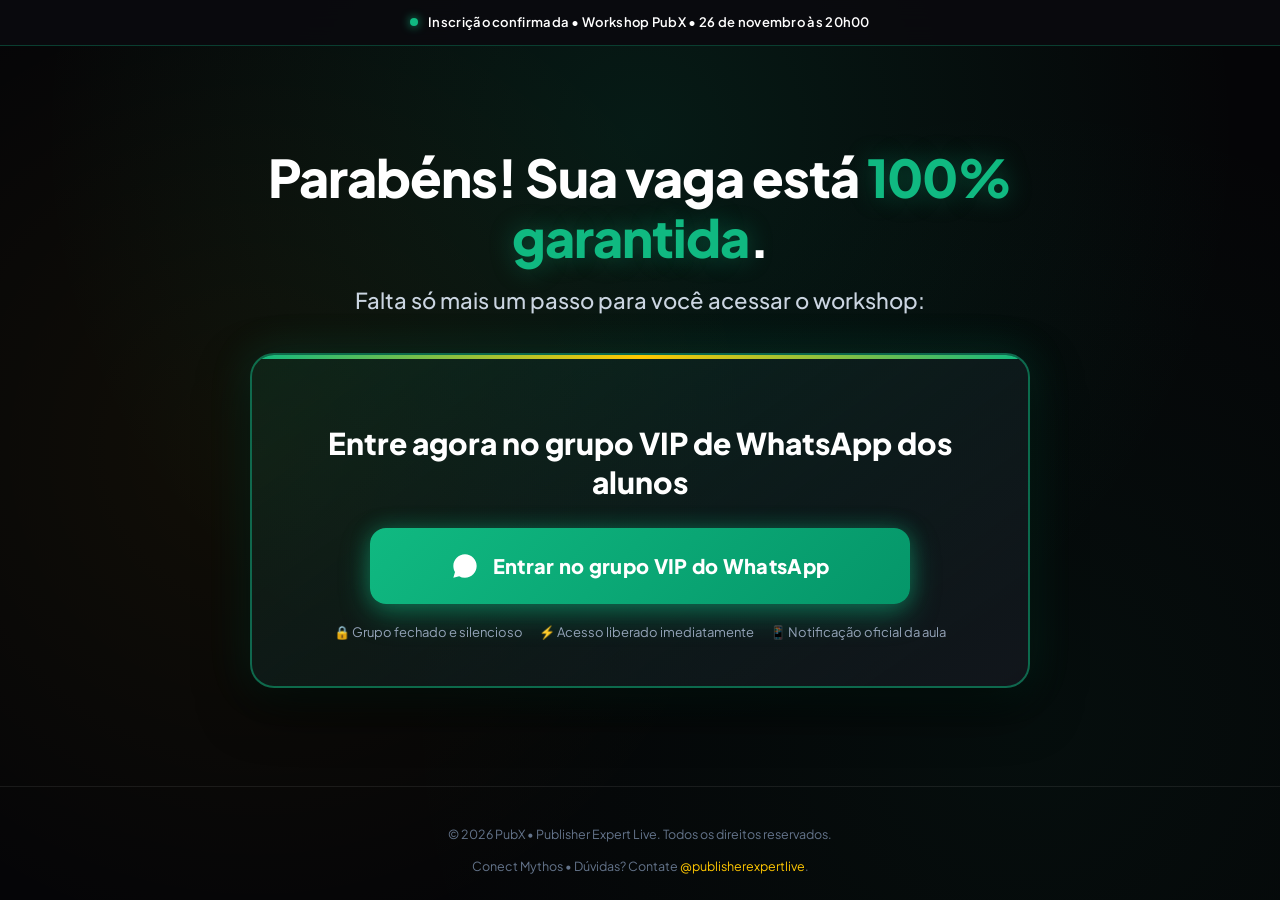
<file: obrigado.html>
<!DOCTYPE html>
<html lang="pt-BR">
<head>
  <meta charset="UTF-8">
  <meta name="viewport" content="width=device-width, initial-scale=1.0">
  <title>Inscrição confirmada • Workshop PubX</title>
  <link rel="preconnect" href="https://fonts.googleapis.com">
  <link rel="preconnect" href="https://fonts.gstatic.com" crossorigin>
  <link href="https://fonts.googleapis.com/css2?family=Plus+Jakarta+Sans:wght@300;400;500;600;700;800;900&family=JetBrains+Mono:wght@400;600;700&display=swap" rel="stylesheet">
  <style>
    /* IMPORT DE FONTES GOOGLE */
    @import url('https://fonts.googleapis.com/css2?family=Plus+Jakarta+Sans:wght@300;400;500;600;700;800;900&family=JetBrains+Mono:wght@400;600;700&display=swap');

    /* ==========================================================================
       RESET AGRESSIVO PARA TEMA ASTRA / GF PÁGINA LIMPA / ELEMENTOR / WORDPRESS
       ========================================================================== */
    html,
    body,
    html:has(#pubx-obrigado-root),
    body:has(#pubx-obrigado-root),
    body.gf-pagina-limpa,
    body.ast-plain-container,
    #gf-pagina-limpa-conteudo,
    .site,
    #page,
    .elementor,
    .elementor-section-wrap,
    .elementor-section,
    .elementor-column-gap-default,
    .elementor-widget-wrap,
    .ast-container {
      background-color: #050507 !important;
      background: #050507 !important;
      color: #CBD5E1 !important;
      margin: 0 !important;
      padding: 0 !important;
      width: 100% !important;
      max-width: 100% !important;
      box-sizing: border-box !important;
    }

    /* Container Raiz Encapsulado do PubX */
    #pubx-obrigado-root {
      width: 100% !important;
      margin: 0 !important;
      padding: 0 !important;
      display: block !important;
      position: relative !important;
    }

    /* DIV INTERNA IMUNE */
    #pubx-obrigado-root .pubx-bg {
      --bg-base: #050507;
      --bg-surface: #0E0E14;
      --bg-card: rgba(18, 18, 26, 0.75);
      --bg-card-hover: rgba(28, 28, 40, 0.85);
      --gold: #FFC700;
      --gold-hover: #FFD533;
      --gold-glow: rgba(255, 199, 0, 0.28);
      --border-subtle: rgba(255, 255, 255, 0.08);
      --border-gold: rgba(255, 199, 0, 0.35);
      --text-pure: #FFFFFF;
      --text-body: #CBD5E1;
      --text-muted: #94A3B8;
      --text-dim: #64748B;
      --green: #10B981;
      --green-hover: #059669;
      --green-glow: rgba(16, 185, 129, 0.35);
      --green-subtle: rgba(16, 185, 129, 0.12);

      background-color: #050507 !important;
      background-image: 
        radial-gradient(circle at 50% 15%, rgba(16, 185, 129, 0.12) 0%, transparent 60%),
        radial-gradient(circle at 20% 50%, rgba(255, 199, 0, 0.05) 0%, transparent 45%),
        radial-gradient(circle at 80% 80%, rgba(16, 185, 129, 0.05) 0%, transparent 50%) !important;
      background-attachment: fixed !important;
      color: #CBD5E1 !important;
      font-family: 'Plus Jakarta Sans', -apple-system, BlinkMacSystemFont, "Segoe UI", Roboto, sans-serif !important;
      line-height: 1.6 !important;
      -webkit-font-smoothing: antialiased !important;
      min-height: 100vh !important;
      width: 100% !important;
      margin: 0 !important;
      padding: 0 !important;
      position: relative !important;
      overflow-x: clip !important;
      display: flex;
      flex-direction: column;
      justify-content: space-between;
    }

    #pubx-obrigado-root *,
    #pubx-obrigado-root *::before,
    #pubx-obrigado-root *::after {
      box-sizing: border-box !important;
      font-family: inherit;
    }

    #pubx-obrigado-root a {
      text-decoration: none !important;
    }

    #pubx-obrigado-root p {
      margin-bottom: 0;
    }

    /* BARRA FIXA DE STATUS NO TOPO */
    #pubx-obrigado-root .top-bar {
      position: sticky;
      top: 0;
      z-index: 1000;
      background: rgba(10, 10, 14, 0.94);
      backdrop-filter: blur(12px);
      -webkit-backdrop-filter: blur(12px);
      border-bottom: 1px solid rgba(16, 185, 129, 0.3);
      padding: 12px 16px;
      display: flex;
      justify-content: center;
      align-items: center;
      gap: 10px;
      font-size: 13px;
      font-weight: 600;
      color: var(--text-pure);
      letter-spacing: 0.3px;
    }

    #pubx-obrigado-root .pulse-dot-green {
      width: 8px;
      height: 8px;
      background-color: var(--green);
      border-radius: 50%;
      box-shadow: 0 0 10px var(--green);
      animation: pubxGreenPulse 1.6s infinite;
    }

    @keyframes pubxGreenPulse {
      0%, 100% { opacity: 1; transform: scale(1); }
      50% { opacity: 0.35; transform: scale(1.35); }
    }

    #pubx-obrigado-root .container {
      max-width: 820px;
      margin: 0 auto;
      padding: 60px 20px 60px;
      text-align: center;
      flex: 1;
      display: flex;
      flex-direction: column;
      justify-content: center;
      align-items: center;
    }

    /* HERO SIMPLES E DIRETO */
    #pubx-obrigado-root .hero-title {
      font-size: clamp(32px, 5vw, 52px);
      font-weight: 900;
      color: var(--text-pure);
      line-height: 1.15;
      letter-spacing: -1px;
      margin-bottom: 16px;
      max-width: 760px;
    }

    #pubx-obrigado-root .hero-title span.highlight-green {
      color: var(--green);
      text-shadow: 0 0 25px var(--green-glow);
    }

    #pubx-obrigado-root .hero-subtitle {
      font-size: clamp(17px, 2.4vw, 22px);
      color: var(--text-body);
      max-width: 640px;
      margin: 0 auto 36px;
      line-height: 1.5;
      font-weight: 500;
    }

    /* CARD CENTRAL DO WHATSAPP */
    #pubx-obrigado-root .whatsapp-action-card {
      width: 100%;
      background: linear-gradient(145deg, rgba(16, 185, 129, 0.1) 0%, rgba(18, 22, 28, 0.95) 100%);
      border: 2px solid rgba(16, 185, 129, 0.5);
      border-radius: 24px;
      padding: 44px 32px;
      margin-bottom: 30px;
      text-align: center;
      position: relative;
      overflow: hidden;
      box-shadow: 0 20px 50px rgba(0, 0, 0, 0.7), 0 0 40px rgba(16, 185, 129, 0.2);
    }

    #pubx-obrigado-root .whatsapp-action-card::before {
      content: '';
      position: absolute;
      top: 0;
      left: 0;
      width: 100%;
      height: 4px;
      background: linear-gradient(90deg, #10B981, #FFC700, #10B981);
    }

    #pubx-obrigado-root .wa-card-title {
      font-size: clamp(22px, 3.4vw, 30px);
      font-weight: 800;
      color: var(--text-pure);
      margin-bottom: 26px;
      line-height: 1.3;
    }

    /* BOTÃO DO WHATSAPP PULSANTE */
    #pubx-obrigado-root .btn-whatsapp {
      display: inline-flex;
      align-items: center;
      justify-content: center;
      gap: 14px;
      background: linear-gradient(135deg, #10B981 0%, #059669 100%) !important;
      color: #FFFFFF !important;
      font-size: clamp(17px, 2.2vw, 20px);
      font-weight: 800;
      text-decoration: none !important;
      padding: 22px 38px;
      border-radius: 16px;
      box-shadow: 0 10px 30px rgba(16, 185, 129, 0.4), 0 0 20px rgba(16, 185, 129, 0.3);
      transition: all 0.25s ease;
      cursor: pointer;
      letter-spacing: 0.3px;
      width: 100%;
      max-width: 540px;
      animation: btnPulse 2s infinite;
    }

    @keyframes btnPulse {
      0%, 100% { box-shadow: 0 10px 30px rgba(16, 185, 129, 0.4), 0 0 20px rgba(16, 185, 129, 0.3); }
      50% { box-shadow: 0 12px 40px rgba(16, 185, 129, 0.65), 0 0 35px rgba(16, 185, 129, 0.5); transform: translateY(-1px); }
    }

    #pubx-obrigado-root .btn-whatsapp:hover {
      transform: translateY(-2px);
      background: linear-gradient(135deg, #34D399 0%, #059669 100%) !important;
    }

    #pubx-obrigado-root .btn-whatsapp svg {
      width: 28px;
      height: 28px;
      fill: currentColor;
      flex-shrink: 0;
    }

    #pubx-obrigado-root .wa-subtext {
      margin-top: 18px;
      font-size: 13px;
      color: var(--text-muted);
      display: flex;
      align-items: center;
      justify-content: center;
      gap: 16px;
      flex-wrap: wrap;
    }

    /* FOOTER */
    #pubx-obrigado-root .footer {
      border-top: 1px solid var(--border-subtle);
      padding: 24px 20px;
      text-align: center;
      font-size: 12.5px;
      color: var(--text-dim);
    }

    #pubx-obrigado-root .footer a {
      color: var(--gold) !important;
    }

    @media (max-width: 768px) {
      #pubx-obrigado-root .container { padding: 40px 16px; }
      #pubx-obrigado-root .whatsapp-action-card { padding: 32px 18px; border-radius: 18px; }
      #pubx-obrigado-root .btn-whatsapp { padding: 18px 20px; font-size: 16px; }
    }
  </style>
</head>
<body class="pubx-dark-body">

  <!-- WRAPPER RAIZ BLINDADO PARA WORDPRESS / ELEMENTOR -->
  <div id="pubx-obrigado-root">
    <div class="pubx-bg">

      <!-- TOP BAR -->
      <div class="top-bar">
        <div class="pulse-dot-green"></div>
        <span>Inscrição confirmada • Workshop PubX • 26 de novembro às 20h00</span>
      </div>

      <main class="container">

        <!-- HERO -->
        <h1 class="hero-title">
          Parabéns! Sua vaga está <span class="highlight-green">100% garantida</span>.
        </h1>

        <p class="hero-subtitle">
          Falta só mais um passo para você acessar o workshop:
        </p>

        <!-- CARD DO WHATSAPP -->
        <div class="whatsapp-action-card">
          <h2 class="wa-card-title">
            Entre agora no grupo VIP de WhatsApp dos alunos
          </h2>

          <a href="https://chat.whatsapp.com/Hl0L1GpMUV13vMsfrj6wOC" target="_blank" class="btn-whatsapp">
            <svg viewBox="0 0 24 24"><path d="M12.031 6.172c-3.181 0-5.767 2.586-5.768 5.766-.001 1.298.38 2.27 1.019 3.287l-.711 2.598 2.669-.699c.969.586 1.761.884 2.791.885h.002c3.18 0 5.767-2.587 5.768-5.766.001-3.18-2.585-5.771-5.77-5.771zm3.392 8.244c-.144.405-.837.774-1.17.824-.312.045-.698.086-2.008-.456-1.554-.643-2.537-2.228-2.613-2.332-.075-.104-.622-.828-.622-1.579 0-.751.393-1.12.532-1.272.14-.153.305-.192.407-.192.102 0 .204.001.294.005.094.004.22-.036.344.262.129.309.439 1.071.477 1.15.038.079.063.172.012.274-.051.103-.077.168-.153.256-.076.088-.161.196-.23.264-.078.077-.16.16-.068.318.092.158.409.675.877 1.092.602.536 1.11.702 1.268.78.158.078.251.068.344-.039.094-.107.404-.471.512-.632.108-.161.216-.134.364-.08.148.054.939.442 1.101.523.162.081.27.121.31.189.04.068.04.394-.104.799zM12 2C6.477 2 2 6.477 2 12c0 1.891.524 3.66 1.434 5.176L2 22l4.981-1.306A9.957 9.957 0 0012 22c5.523 0 10-4.477 10-10S17.523 2 12 2z"/></svg>
            Entrar no grupo VIP do WhatsApp
          </a>

          <div class="wa-subtext">
            <span>🔒 Grupo fechado e silencioso</span>
            <span>⚡ Acesso liberado imediatamente</span>
            <span>📱 Notificação oficial da aula</span>
          </div>
        </div>

      </main>

      <!-- FOOTER -->
      <footer class="footer">
        <p>© 2026 PubX • Publisher Expert Live. Todos os direitos reservados.</p>
        <p>Conect Mythos • Dúvidas? Contate <a href="https://instagram.com/publisherexpertlive" target="_blank">@publisherexpertlive</a>.</p>
      </footer>

    </div>
  </div>

</body>
</html>
</file>
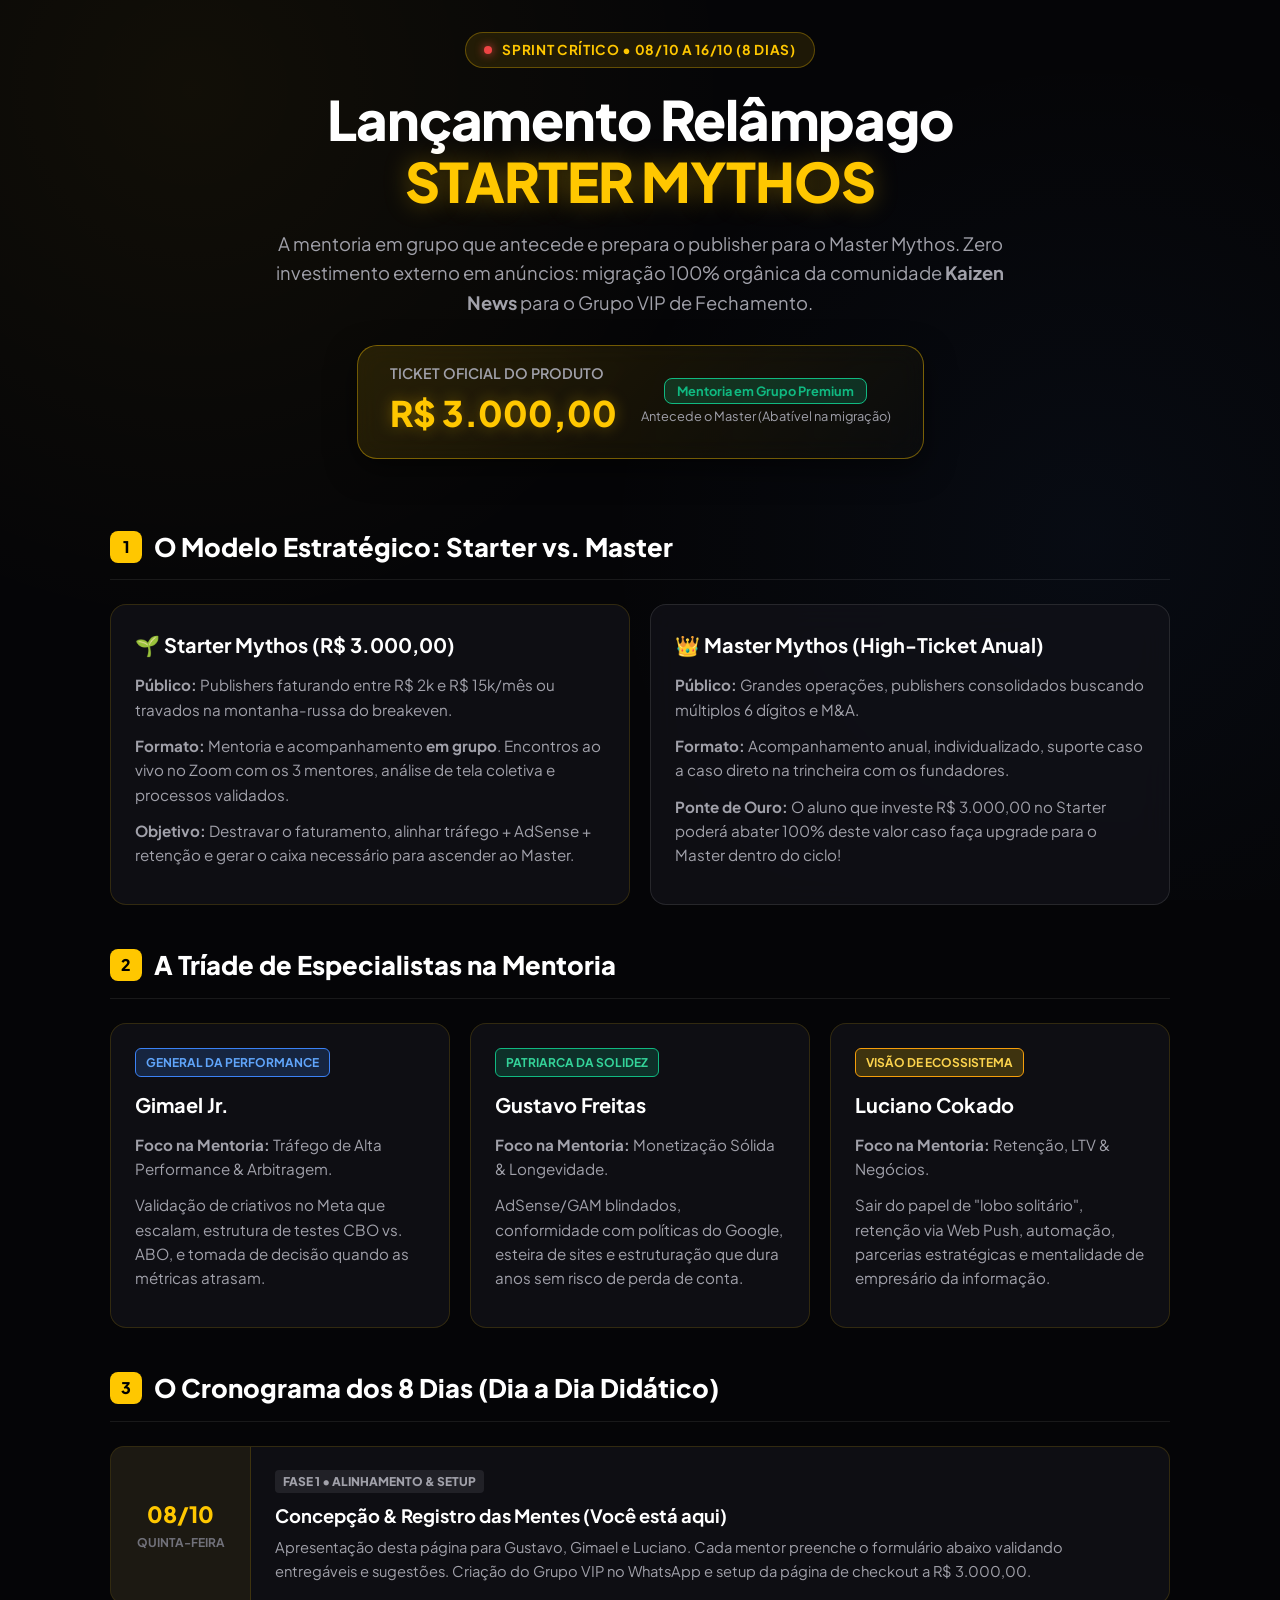
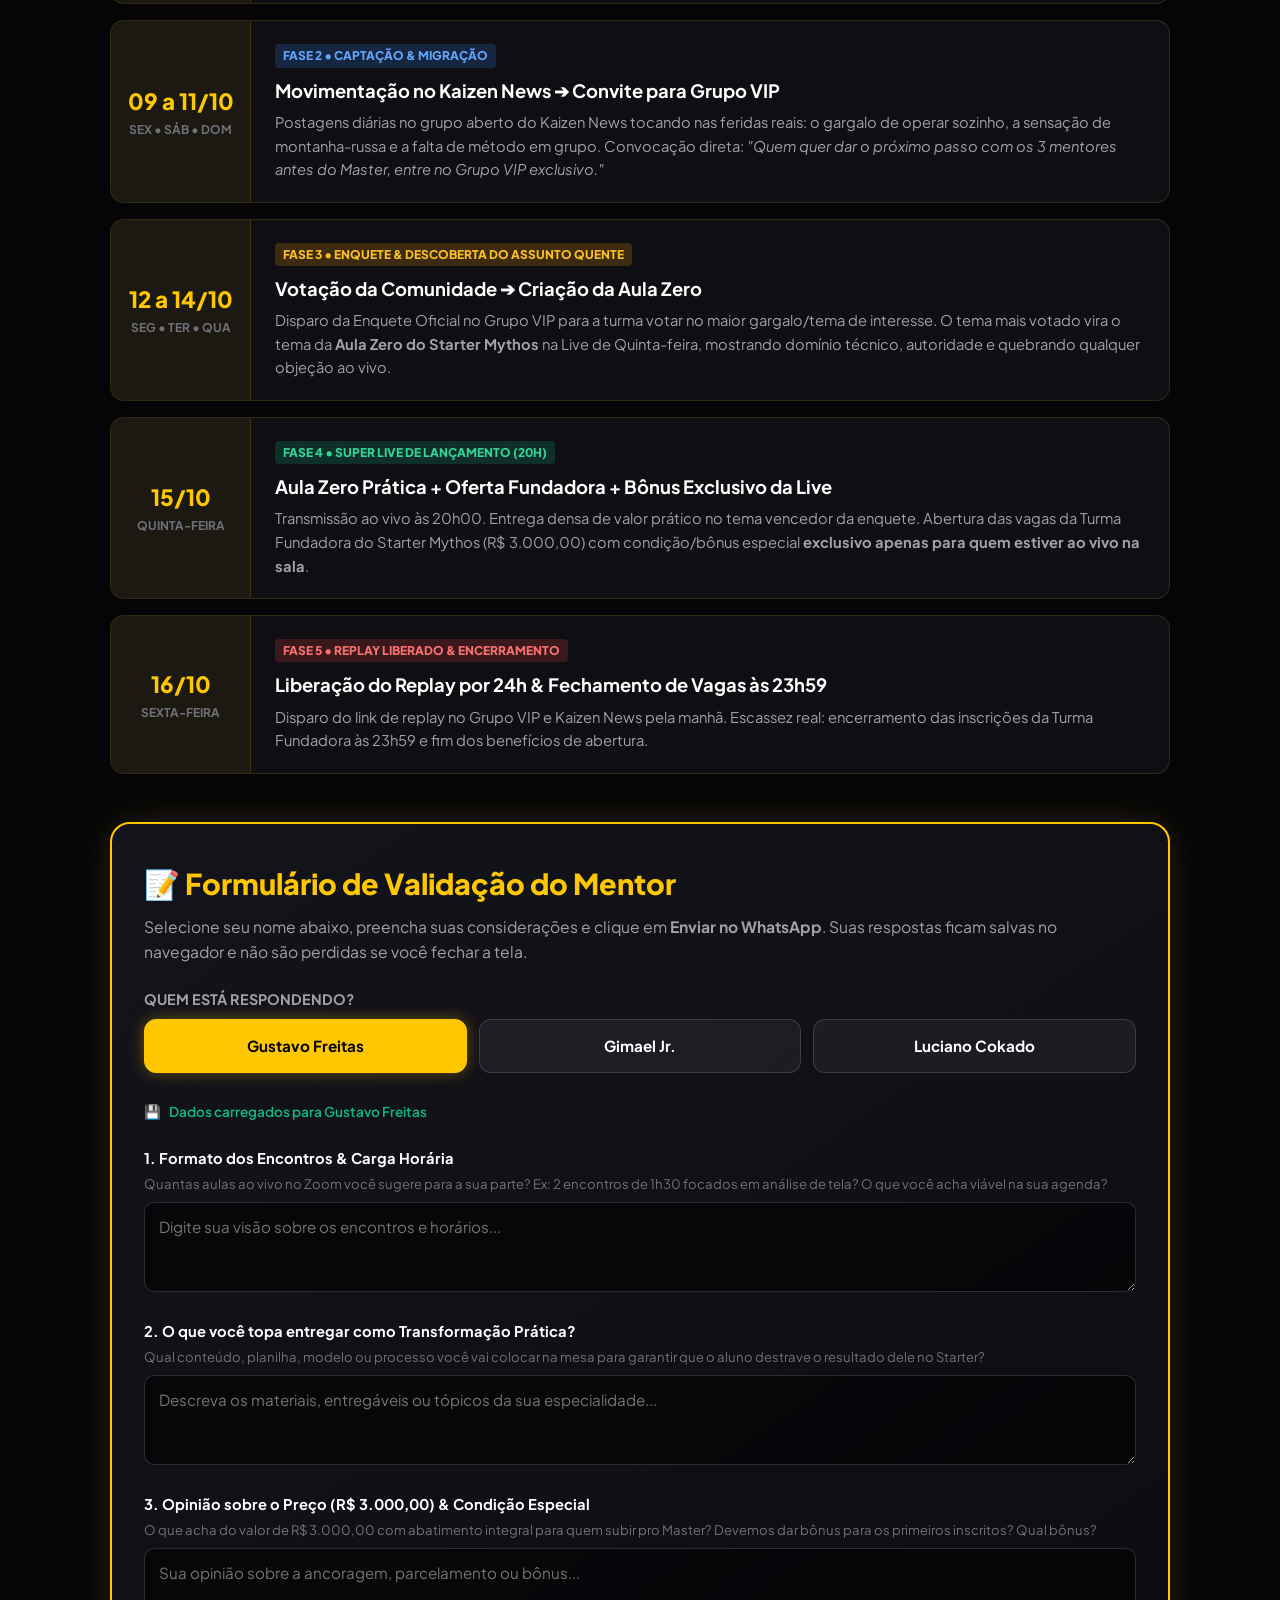
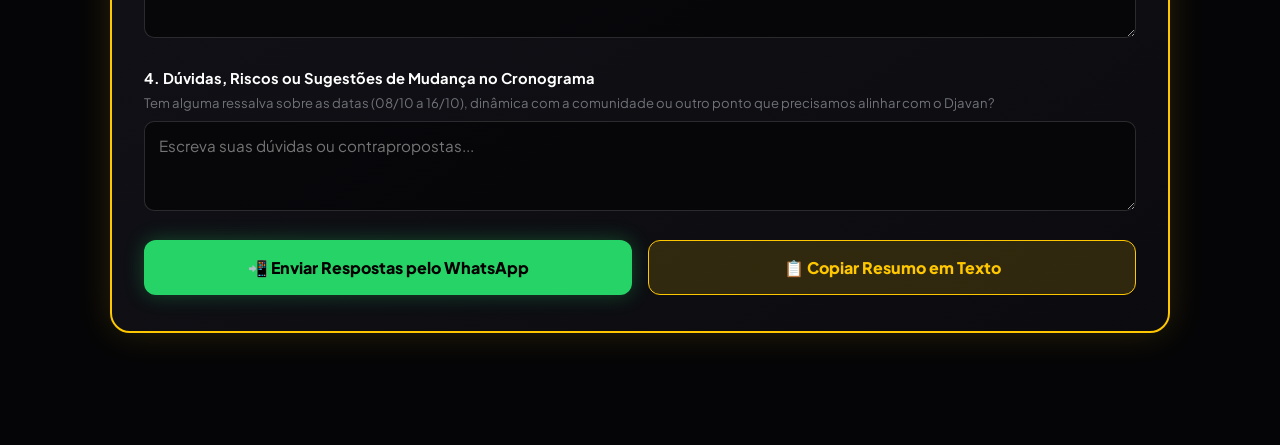
<file: starter.html>
﻿<!DOCTYPE html>
<html lang="pt-BR">
<head>
  <meta charset="UTF-8">
  <meta name="viewport" content="width=device-width, initial-scale=1.0">
  <title>Plano de Lançamento Relâmpago • Starter Mythos (R$ 3.000,00)</title>
  <link rel="preconnect" href="https://fonts.googleapis.com">
  <link rel="preconnect" href="https://fonts.gstatic.com" crossorigin>
  <link href="https://fonts.googleapis.com/css2?family=Plus+Jakarta+Sans:wght@300;400;500;600;700;800&display=swap" rel="stylesheet">
  <style>
    :root {
      --bg-main: #050507;
      --bg-card: rgba(18, 18, 24, 0.75);
      --bg-card-hover: rgba(28, 28, 38, 0.9);
      --border-card: rgba(255, 199, 0, 0.15);
      --border-active: #FFC700;
      --gold: #FFC700;
      --gold-glow: rgba(255, 199, 0, 0.35);
      --text-main: #FFFFFF;
      --text-muted: #A1A1AA;
      --text-dim: #71717A;
      --green: #10B981;
      --red: #EF4444;
      --blue: #3B82F6;
    }

    * {
      box-sizing: border-box;
      margin: 0;
      padding: 0;
      font-family: 'Plus Jakarta Sans', sans-serif;
    }

    body {
      background-color: var(--bg-main);
      color: var(--text-main);
      line-height: 1.6;
      background-image: 
        radial-gradient(circle at 15% 10%, rgba(255, 199, 0, 0.05) 0%, transparent 40%),
        radial-gradient(circle at 85% 60%, rgba(59, 130, 246, 0.05) 0%, transparent 40%);
      background-attachment: fixed;
      padding-bottom: 80px;
    }

    .container {
      max-width: 1100px;
      margin: 0 auto;
      padding: 32px 20px;
    }

    /* Top Badge */
    .top-badge-container {
      display: flex;
      justify-content: center;
      margin-bottom: 20px;
    }

    .top-badge {
      display: inline-flex;
      align-items: center;
      gap: 10px;
      padding: 6px 18px;
      border-radius: 9999px;
      background: rgba(255, 199, 0, 0.1);
      border: 1px solid rgba(255, 199, 0, 0.3);
      font-size: 0.85rem;
      font-weight: 700;
      color: var(--gold);
      letter-spacing: 0.05em;
      text-transform: uppercase;
    }

    .top-badge .dot {
      width: 8px;
      height: 8px;
      border-radius: 50%;
      background: var(--red);
      box-shadow: 0 0 10px var(--red);
      animation: pulse 1.5s infinite;
    }

    @keyframes pulse {
      0%, 100% { opacity: 1; transform: scale(1); }
      50% { opacity: 0.4; transform: scale(0.85); }
    }

    /* Hero Header */
    .hero {
      text-align: center;
      margin-bottom: 48px;
    }

    .hero h1 {
      font-size: clamp(2.2rem, 5vw, 3.4rem);
      font-weight: 800;
      line-height: 1.15;
      margin-bottom: 16px;
      letter-spacing: -0.02em;
    }

    .hero h1 span.gold {
      color: var(--gold);
      text-shadow: 0 0 25px var(--gold-glow);
    }

    .hero p.lead {
      font-size: 1.15rem;
      color: var(--text-muted);
      max-width: 780px;
      margin: 0 auto 28px;
    }

    /* Price Anchor Card */
    .price-banner {
      display: inline-flex;
      align-items: center;
      gap: 24px;
      background: linear-gradient(135deg, rgba(255, 199, 0, 0.12), rgba(255, 199, 0, 0.02));
      border: 1px solid rgba(255, 199, 0, 0.4);
      padding: 16px 32px;
      border-radius: 20px;
      backdrop-filter: blur(12px);
      box-shadow: 0 10px 30px rgba(0, 0, 0, 0.5);
      margin-bottom: 20px;
    }

    .price-label {
      font-size: 0.9rem;
      text-transform: uppercase;
      color: var(--text-muted);
      font-weight: 600;
      text-align: left;
    }

    .price-value {
      font-size: 2.2rem;
      font-weight: 800;
      color: var(--gold);
      text-shadow: 0 0 15px var(--gold-glow);
    }

    .price-tag {
      background: rgba(16, 185, 129, 0.2);
      border: 1px solid var(--green);
      color: var(--green);
      padding: 4px 12px;
      border-radius: 8px;
      font-size: 0.8rem;
      font-weight: 700;
    }

    /* Section Styles */
    .section-title {
      font-size: 1.6rem;
      font-weight: 800;
      margin-bottom: 24px;
      display: flex;
      align-items: center;
      gap: 12px;
      color: #FFF;
      border-bottom: 1px solid rgba(255, 255, 255, 0.08);
      padding-bottom: 12px;
    }

    .section-title span.num {
      background: var(--gold);
      color: #000;
      width: 32px;
      height: 32px;
      border-radius: 8px;
      display: flex;
      align-items: center;
      justify-content: center;
      font-size: 1rem;
      font-weight: 800;
    }

    /* Grid Layouts */
    .grid-2 {
      display: grid;
      grid-template-columns: repeat(auto-fit, minmax(320px, 1fr));
      gap: 20px;
      margin-bottom: 40px;
    }

    .grid-3 {
      display: grid;
      grid-template-columns: repeat(auto-fit, minmax(300px, 1fr));
      gap: 20px;
      margin-bottom: 40px;
    }

    .card {
      background: var(--bg-card);
      border: 1px solid var(--border-card);
      border-radius: 16px;
      padding: 24px;
      backdrop-filter: blur(16px);
      transition: all 0.3s ease;
    }

    .card:hover {
      border-color: var(--gold);
      background: var(--bg-card-hover);
      transform: translateY(-2px);
    }

    .card h3 {
      font-size: 1.25rem;
      font-weight: 700;
      margin-bottom: 12px;
      color: #FFF;
      display: flex;
      align-items: center;
      gap: 10px;
    }

    .card p {
      color: var(--text-muted);
      font-size: 0.95rem;
      margin-bottom: 12px;
    }

    /* Role Badges */
    .role-badge {
      display: inline-block;
      padding: 4px 10px;
      border-radius: 6px;
      font-size: 0.75rem;
      font-weight: 700;
      text-transform: uppercase;
      margin-bottom: 12px;
    }
    .badge-gimael { background: rgba(59, 130, 246, 0.2); color: #60A5FA; border: 1px solid #3B82F6; }
    .badge-gustavo { background: rgba(16, 185, 129, 0.2); color: #34D399; border: 1px solid #10B981; }
    .badge-luciano { background: rgba(255, 199, 0, 0.2); color: #FCD34D; border: 1px solid #F59E0B; }

    /* Timeline Day by Day */
    .timeline {
      display: flex;
      flex-direction: column;
      gap: 16px;
      margin-bottom: 48px;
    }

    .timeline-item {
      display: grid;
      grid-template-columns: 140px 1fr;
      background: var(--bg-card);
      border: 1px solid var(--border-card);
      border-radius: 14px;
      overflow: hidden;
      transition: border 0.2s;
    }

    .timeline-item:hover {
      border-color: var(--gold);
    }

    .timeline-date {
      background: rgba(255, 199, 0, 0.06);
      border-right: 1px solid rgba(255, 199, 0, 0.15);
      padding: 20px 16px;
      display: flex;
      flex-direction: column;
      justify-content: center;
      align-items: center;
      text-align: center;
    }

    .timeline-date .day {
      font-size: 1.4rem;
      font-weight: 800;
      color: var(--gold);
    }

    .timeline-date .weekday {
      font-size: 0.75rem;
      text-transform: uppercase;
      color: var(--text-dim);
      font-weight: 700;
    }

    .timeline-content {
      padding: 20px 24px;
    }

    .timeline-phase {
      display: inline-block;
      font-size: 0.75rem;
      font-weight: 800;
      text-transform: uppercase;
      padding: 2px 8px;
      border-radius: 4px;
      margin-bottom: 8px;
    }
    .phase-setup { background: rgba(113, 113, 122, 0.2); color: #A1A1AA; }
    .phase-captacao { background: rgba(59, 130, 246, 0.2); color: #60A5FA; }
    .phase-aquecimento { background: rgba(245, 158, 11, 0.2); color: #FBBF24; }
    .phase-vendas { background: rgba(16, 185, 129, 0.2); color: #34D399; }
    .phase-fechamento { background: rgba(239, 68, 68, 0.2); color: #F87171; }

    .timeline-title {
      font-size: 1.15rem;
      font-weight: 700;
      color: #FFF;
      margin-bottom: 6px;
    }

    .timeline-desc {
      font-size: 0.92rem;
      color: var(--text-muted);
    }

    /* Feedback Form Box */
    .feedback-box {
      background: linear-gradient(145deg, rgba(20, 20, 28, 0.95), rgba(12, 12, 16, 0.95));
      border: 2px solid var(--gold);
      box-shadow: 0 0 35px rgba(255, 199, 0, 0.15);
      border-radius: 20px;
      padding: 36px 32px;
      margin-top: 40px;
    }

    .feedback-header {
      margin-bottom: 24px;
    }

    .feedback-header h2 {
      font-size: 1.8rem;
      color: var(--gold);
      font-weight: 800;
      margin-bottom: 8px;
      display: flex;
      align-items: center;
      gap: 12px;
    }

    .feedback-header p {
      color: var(--text-muted);
      font-size: 0.98rem;
    }

    .mentor-selector {
      display: grid;
      grid-template-columns: repeat(3, 1fr);
      gap: 12px;
      margin-bottom: 28px;
    }

    .mentor-btn {
      background: rgba(255, 255, 255, 0.05);
      border: 1px solid rgba(255, 255, 255, 0.15);
      border-radius: 12px;
      padding: 14px 10px;
      color: #FFF;
      font-weight: 700;
      font-size: 0.95rem;
      cursor: pointer;
      text-align: center;
      transition: all 0.2s;
    }

    .mentor-btn:hover {
      background: rgba(255, 199, 0, 0.1);
      border-color: var(--gold);
    }

    .mentor-btn.active {
      background: var(--gold);
      color: #000;
      border-color: var(--gold);
      box-shadow: 0 0 15px var(--gold-glow);
    }

    .form-group {
      margin-bottom: 22px;
    }

    .form-group label {
      display: block;
      font-size: 0.92rem;
      font-weight: 700;
      color: #FFF;
      margin-bottom: 8px;
    }

    .form-group label span.hint {
      display: block;
      font-size: 0.82rem;
      font-weight: 400;
      color: var(--text-dim);
      margin-top: 2px;
    }

    .form-control {
      width: 100%;
      background: rgba(5, 5, 8, 0.8);
      border: 1px solid rgba(255, 255, 255, 0.15);
      border-radius: 10px;
      padding: 14px;
      color: #FFF;
      font-size: 0.95rem;
      outline: none;
      transition: border 0.2s;
      resize: vertical;
      min-height: 90px;
    }

    .form-control:focus {
      border-color: var(--gold);
      box-shadow: 0 0 10px rgba(255, 199, 0, 0.2);
    }

    .save-status {
      display: flex;
      align-items: center;
      gap: 8px;
      font-size: 0.85rem;
      color: var(--green);
      font-weight: 600;
      margin-bottom: 24px;
    }

    .actions-grid {
      display: grid;
      grid-template-columns: repeat(auto-fit, minmax(260px, 1fr));
      gap: 16px;
    }

    .btn {
      display: inline-flex;
      align-items: center;
      justify-content: center;
      gap: 10px;
      padding: 16px 24px;
      border-radius: 12px;
      font-size: 1rem;
      font-weight: 800;
      cursor: pointer;
      text-decoration: none;
      border: none;
      transition: all 0.2s;
    }

    .btn-whatsapp {
      background: #25D366;
      color: #000;
      box-shadow: 0 0 20px rgba(37, 211, 102, 0.3);
    }

    .btn-whatsapp:hover {
      background: #1EBE5D;
      transform: translateY(-2px);
    }

    .btn-copy {
      background: rgba(255, 199, 0, 0.15);
      border: 1px solid var(--gold);
      color: var(--gold);
    }

    .btn-copy:hover {
      background: var(--gold);
      color: #000;
    }

    /* Modal / Toast */
    .toast {
      position: fixed;
      bottom: 24px;
      right: 24px;
      background: #10B981;
      color: #000;
      padding: 12px 24px;
      border-radius: 10px;
      font-weight: 700;
      font-size: 0.9rem;
      box-shadow: 0 10px 25px rgba(0,0,0,0.5);
      display: none;
      z-index: 1000;
    }

    @media (max-width: 768px) {
      .timeline-item {
        grid-template-columns: 1fr;
      }
      .timeline-date {
        border-right: none;
        border-bottom: 1px solid rgba(255, 199, 0, 0.15);
        padding: 12px;
      }
      .mentor-selector {
        grid-template-columns: 1fr;
      }
      .price-banner {
        flex-direction: column;
        gap: 10px;
      }
    }
  </style>
</head>
<body>

  <div class="container">
    
    <!-- Top Badge -->
    <div class="top-badge-container">
      <div class="top-badge">
        <span class="dot"></span>
        Sprint Crítico • 08/10 a 16/10 (8 Dias)
      </div>
    </div>

    <!-- Hero Header -->
    <div class="hero">
      <h1>Lançamento Relâmpago <br><span class="gold">STARTER MYTHOS</span></h1>
      <p class="lead">
        A mentoria em grupo que antecede e prepara o publisher para o Master Mythos. 
        Zero investimento externo em anúncios: migração 100% orgânica da comunidade <strong>Kaizen News</strong> para o Grupo VIP de Fechamento.
      </p>

      <!-- Preço Âncora -->
      <div class="price-banner">
        <div>
          <div class="price-label">Ticket Oficial do Produto</div>
          <div class="price-value">R$ 3.000,00</div>
        </div>
        <div>
          <span class="price-tag">Mentoria em Grupo Premium</span>
          <div style="font-size: 0.8rem; color: #A1A1AA; margin-top: 4px;">Antecede o Master (Abatível na migração)</div>
        </div>
      </div>
    </div>

    <!-- Seção 1: Por que o Starter Mythos Existe -->
    <h2 class="section-title"><span class="num">1</span> O Modelo Estratégico: Starter vs. Master</h2>
    <div class="grid-2">
      <div class="card">
        <h3>🌱 Starter Mythos (R$ 3.000,00)</h3>
        <p><strong>Público:</strong> Publishers faturando entre R$ 2k e R$ 15k/mês ou travados na montanha-russa do breakeven.</p>
        <p><strong>Formato:</strong> Mentoria e acompanhamento <strong>em grupo</strong>. Encontros ao vivo no Zoom com os 3 mentores, análise de tela coletiva e processos validados.</p>
        <p><strong>Objetivo:</strong> Destravar o faturamento, alinhar tráfego + AdSense + retenção e gerar o caixa necessário para ascender ao Master.</p>
      </div>
      <div class="card" style="border-color: rgba(255,255,255,0.1);">
        <h3>👑 Master Mythos (High-Ticket Anual)</h3>
        <p><strong>Público:</strong> Grandes operações, publishers consolidados buscando múltiplos 6 dígitos e M&A.</p>
        <p><strong>Formato:</strong> Acompanhamento anual, individualizado, suporte caso a caso direto na trincheira com os fundadores.</p>
        <p><strong>Ponte de Ouro:</strong> O aluno que investe R$ 3.000,00 no Starter poderá abater 100% deste valor caso faça upgrade para o Master dentro do ciclo!</p>
      </div>
    </div>

    <!-- Seção 2: Os 3 Mentores e Suas Responsabilidades -->
    <h2 class="section-title"><span class="num">2</span> A Tríade de Especialistas na Mentoria</h2>
    <div class="grid-3">
      <div class="card">
        <span class="role-badge badge-gimael">General da Performance</span>
        <h3>Gimael Jr.</h3>
        <p><strong>Foco na Mentoria:</strong> Tráfego de Alta Performance & Arbitragem.</p>
        <p>Validação de criativos no Meta que escalam, estrutura de testes CBO vs. ABO, e tomada de decisão quando as métricas atrasam.</p>
      </div>

      <div class="card">
        <span class="role-badge badge-gustavo">Patriarca da Solidez</span>
        <h3>Gustavo Freitas</h3>
        <p><strong>Foco na Mentoria:</strong> Monetização Sólida & Longevidade.</p>
        <p>AdSense/GAM blindados, conformidade com políticas do Google, esteira de sites e estruturação que dura anos sem risco de perda de conta.</p>
      </div>

      <div class="card">
        <span class="role-badge badge-luciano">Visão de Ecossistema</span>
        <h3>Luciano Cokado</h3>
        <p><strong>Foco na Mentoria:</strong> Retenção, LTV & Negócios.</p>
        <p>Sair do papel de "lobo solitário", retenção via Web Push, automação, parcerias estratégicas e mentalidade de empresário da informação.</p>
      </div>
    </div>

    <!-- Seção 3: Cronograma Visual dos 8 Dias (08/10 a 16/10) -->
    <h2 class="section-title"><span class="num">3</span> O Cronograma dos 8 Dias (Dia a Dia Didático)</h2>
    <div class="timeline">
      
      <!-- Dia 08 -->
      <div class="timeline-item">
        <div class="timeline-date">
          <div class="day">08/10</div>
          <div class="weekday">Quinta-feira</div>
        </div>
        <div class="timeline-content">
          <span class="timeline-phase phase-setup">Fase 1 • Alinhamento & Setup</span>
          <div class="timeline-title">Concepção & Registro das Mentes (Você está aqui)</div>
          <div class="timeline-desc">
            Apresentação desta página para Gustavo, Gimael e Luciano. Cada mentor preenche o formulário abaixo validando entregáveis e sugestões. Criação do Grupo VIP no WhatsApp e setup da página de checkout a R$ 3.000,00.
          </div>
        </div>
      </div>

      <!-- Dia 09 a 11 -->
      <div class="timeline-item">
        <div class="timeline-date">
          <div class="day">09 a 11/10</div>
          <div class="weekday">Sex • Sáb • Dom</div>
        </div>
        <div class="timeline-content">
          <span class="timeline-phase phase-captacao">Fase 2 • Captação & Migração</span>
          <div class="timeline-title">Movimentação no Kaizen News ➔ Convite para Grupo VIP</div>
          <div class="timeline-desc">
            Postagens diárias no grupo aberto do Kaizen News tocando nas feridas reais: o gargalo de operar sozinho, a sensação de montanha-russa e a falta de método em grupo. Convocação direta: <em>"Quem quer dar o próximo passo com os 3 mentores antes do Master, entre no Grupo VIP exclusivo."</em>
          </div>
        </div>
      </div>

      <!-- Dia 12 a 14 -->
      <div class="timeline-item">
        <div class="timeline-date">
          <div class="day">12 a 14/10</div>
          <div class="weekday">Seg • Ter • Qua</div>
        </div>
        <div class="timeline-content">
          <span class="timeline-phase phase-aquecimento">Fase 3 • Enquete & Descoberta do Assunto Quente</span>
          <div class="timeline-title">Votação da Comunidade ➔ Criação da Aula Zero</div>
          <div class="timeline-desc">
            Disparo da Enquete Oficial no Grupo VIP para a turma votar no maior gargalo/tema de interesse. O tema mais votado vira o tema da <strong>Aula Zero do Starter Mythos</strong> na Live de Quinta-feira, mostrando domínio técnico, autoridade e quebrando qualquer objeção ao vivo.
          </div>
        </div>
      </div>

      <!-- Dia 15 -->
      <div class="timeline-item">
        <div class="timeline-date">
          <div class="day">15/10</div>
          <div class="weekday">Quinta-feira</div>
        </div>
        <div class="timeline-content">
          <span class="timeline-phase phase-vendas">Fase 4 • Super Live de Lançamento (20h)</span>
          <div class="timeline-title">Aula Zero Prática + Oferta Fundadora + Bônus Exclusivo da Live</div>
          <div class="timeline-desc">
            Transmissão ao vivo às 20h00. Entrega densa de valor prático no tema vencedor da enquete. Abertura das vagas da Turma Fundadora do Starter Mythos (R$ 3.000,00) com condição/bônus especial <strong>exclusivo apenas para quem estiver ao vivo na sala</strong>.
          </div>
        </div>
      </div>

      <!-- Dia 16 -->
      <div class="timeline-item">
        <div class="timeline-date">
          <div class="day">16/10</div>
          <div class="weekday">Sexta-feira</div>
        </div>
        <div class="timeline-content">
          <span class="timeline-phase phase-fechamento">Fase 5 • Replay Liberado & Encerramento</span>
          <div class="timeline-title">Liberação do Replay por 24h & Fechamento de Vagas às 23h59</div>
          <div class="timeline-desc">
            Disparo do link de replay no Grupo VIP e Kaizen News pela manhã. Escassez real: encerramento das inscrições da Turma Fundadora às 23h59 e fim dos benefícios de abertura.
          </div>
        </div>
      </div>

    </div>

    <!-- Seção 4: Formulário Interativo de Coleta dos Mentores -->
    <div class="feedback-box" id="feedback-area">
      <div class="feedback-header">
        <h2>📝 Formulário de Validação do Mentor</h2>
        <p>Selecione seu nome abaixo, preencha suas considerações e clique em <strong>Enviar no WhatsApp</strong>. Suas respostas ficam salvas no navegador e não são perdidas se você fechar a tela.</p>
      </div>

      <!-- Seletor de Mentor -->
      <label style="font-size: 0.9rem; font-weight: 700; color: #A1A1AA; margin-bottom: 8px; display: block;">QUEM ESTÁ RESPONDENDO?</label>
      <div class="mentor-selector">
        <div class="mentor-btn active" onclick="selectMentor('Gustavo Freitas')">Gustavo Freitas</div>
        <div class="mentor-btn" onclick="selectMentor('Gimael Jr.')">Gimael Jr.</div>
        <div class="mentor-btn" onclick="selectMentor('Luciano Cokado')">Luciano Cokado</div>
      </div>

      <div class="save-status">
        <span>💾</span> <span id="save-indicator">Salvamento automático ativo (armazenado no navegador)</span>
      </div>

      <form id="mentorForm" onsubmit="event.preventDefault();">
        
        <div class="form-group">
          <label>
            1. Formato dos Encontros & Carga Horária
            <span class="hint">Quantas aulas ao vivo no Zoom você sugere para a sua parte? Ex: 2 encontros de 1h30 focados em análise de tela? O que você acha viável na sua agenda?</span>
          </label>
          <textarea class="form-control" id="resp_formato" placeholder="Digite sua visão sobre os encontros e horários..."></textarea>
        </div>

        <div class="form-group">
          <label>
            2. O que você topa entregar como Transformação Prática?
            <span class="hint">Qual conteúdo, planilha, modelo ou processo você vai colocar na mesa para garantir que o aluno destrave o resultado dele no Starter?</span>
          </label>
          <textarea class="form-control" id="resp_entrega" placeholder="Descreva os materiais, entregáveis ou tópicos da sua especialidade..."></textarea>
        </div>

        <div class="form-group">
          <label>
            3. Opinião sobre o Preço (R$ 3.000,00) & Condição Especial
            <span class="hint">O que acha do valor de R$ 3.000,00 com abatimento integral para quem subir pro Master? Devemos dar bônus para os primeiros inscritos? Qual bônus?</span>
          </label>
          <textarea class="form-control" id="resp_preco" placeholder="Sua opinião sobre a ancoragem, parcelamento ou bônus..."></textarea>
        </div>

        <div class="form-group">
          <label>
            4. Dúvidas, Riscos ou Sugestões de Mudança no Cronograma
            <span class="hint">Tem alguma ressalva sobre as datas (08/10 a 16/10), dinâmica com a comunidade ou outro ponto que precisamos alinhar com o Djavan?</span>
          </label>
          <textarea class="form-control" id="resp_duvidas" placeholder="Escreva suas dúvidas ou contrapropostas..."></textarea>
        </div>

        <div class="actions-grid">
          <button type="button" class="btn btn-whatsapp" onclick="enviarWhatsApp()">
            📲 Enviar Respostas pelo WhatsApp
          </button>
          <button type="button" class="btn btn-copy" onclick="copiarRelatorio()">
            📋 Copiar Resumo em Texto
          </button>
        </div>

      </form>
    </div>

  </div>

  <div class="toast" id="toast">Copiado com sucesso!</div>

  <script>
    let currentMentor = 'Gustavo Freitas';
    const DJAVAN_PHONE = '5511999999999'; // Número do Djavan configurável

    function selectMentor(name) {
      currentMentor = name;
      document.querySelectorAll('.mentor-btn').forEach(btn => {
        btn.classList.toggle('active', btn.innerText.trim() === name);
      });
      loadData();
    }

    function getKey(field) {
      return `mythos_starter_${currentMentor}_${field}`;
    }

    function saveData() {
      const formato = document.getElementById('resp_formato').value;
      const entrega = document.getElementById('resp_entrega').value;
      const preco = document.getElementById('resp_preco').value;
      const duvidas = document.getElementById('resp_duvidas').value;

      localStorage.setItem(getKey('formato'), formato);
      localStorage.setItem(getKey('entrega'), entrega);
      localStorage.setItem(getKey('preco'), preco);
      localStorage.setItem(getKey('duvidas'), duvidas);

      const ind = document.getElementById('save-indicator');
      ind.innerText = `Salvo às ${new Date().toLocaleTimeString()} para ${currentMentor}`;
    }

    function loadData() {
      document.getElementById('resp_formato').value = localStorage.getItem(getKey('formato')) || '';
      document.getElementById('resp_entrega').value = localStorage.getItem(getKey('entrega')) || '';
      document.getElementById('resp_preco').value = localStorage.getItem(getKey('preco')) || '';
      document.getElementById('resp_duvidas').value = localStorage.getItem(getKey('duvidas')) || '';

      const ind = document.getElementById('save-indicator');
      ind.innerText = `Dados carregados para ${currentMentor}`;
    }

    // Auto-save listeners
    ['resp_formato', 'resp_entrega', 'resp_preco', 'resp_duvidas'].forEach(id => {
      document.getElementById(id).addEventListener('input', saveData);
    });

    function gerarTextoRelatorio() {
      const formato = document.getElementById('resp_formato').value || 'Não informado';
      const entrega = document.getElementById('resp_entrega').value || 'Não informado';
      const preco = document.getElementById('resp_preco').value || 'Não informado';
      const duvidas = document.getElementById('resp_duvidas').value || 'Nenhuma dúvida listada';

      return `*📋 RESPOSTAS DO MENTOR: ${currentMentor.toUpperCase()}*\n` +
             `*PRODUTO:* Starter Mythos (R$ 3.000,00)\n` +
             `*DATA:* ${new Date().toLocaleDateString()} às ${new Date().toLocaleTimeString()}\n\n` +
             `*1. Formato dos Encontros:*\n${formato}\n\n` +
             `*2. Entregas & Transformação:*\n${entrega}\n\n` +
             `*3. Preço & Bônus:*\n${preco}\n\n` +
             `*4. Dúvidas & Sugestões:*\n${duvidas}\n\n` +
             `--------------------------------\n` +
             `_Enviado através do Painel de Lançamento PubX_`;
    }

    function enviarWhatsApp() {
      saveData();
      const texto = gerarTextoRelatorio();
      const url = `https://api.whatsapp.com/send?text=${encodeURIComponent(texto)}`;
      window.open(url, '_blank');
    }

    function copiarRelatorio() {
      saveData();
      const texto = gerarTextoRelatorio();
      navigator.clipboard.writeText(texto).then(() => {
        showToast('Resumo copiado para a área de transferência!');
      }).catch(err => {
        showToast('Falha ao copiar. Selecione e copie manualmente.');
      });
    }

    function showToast(msg) {
      const toast = document.getElementById('toast');
      toast.innerText = msg;
      toast.style.display = 'block';
      setTimeout(() => {
        toast.style.display = 'none';
      }, 3000);
    }

    // Init
    window.addEventListener('DOMContentLoaded', () => {
      loadData();
    });
  </script>
</body>
</html>
</file>
